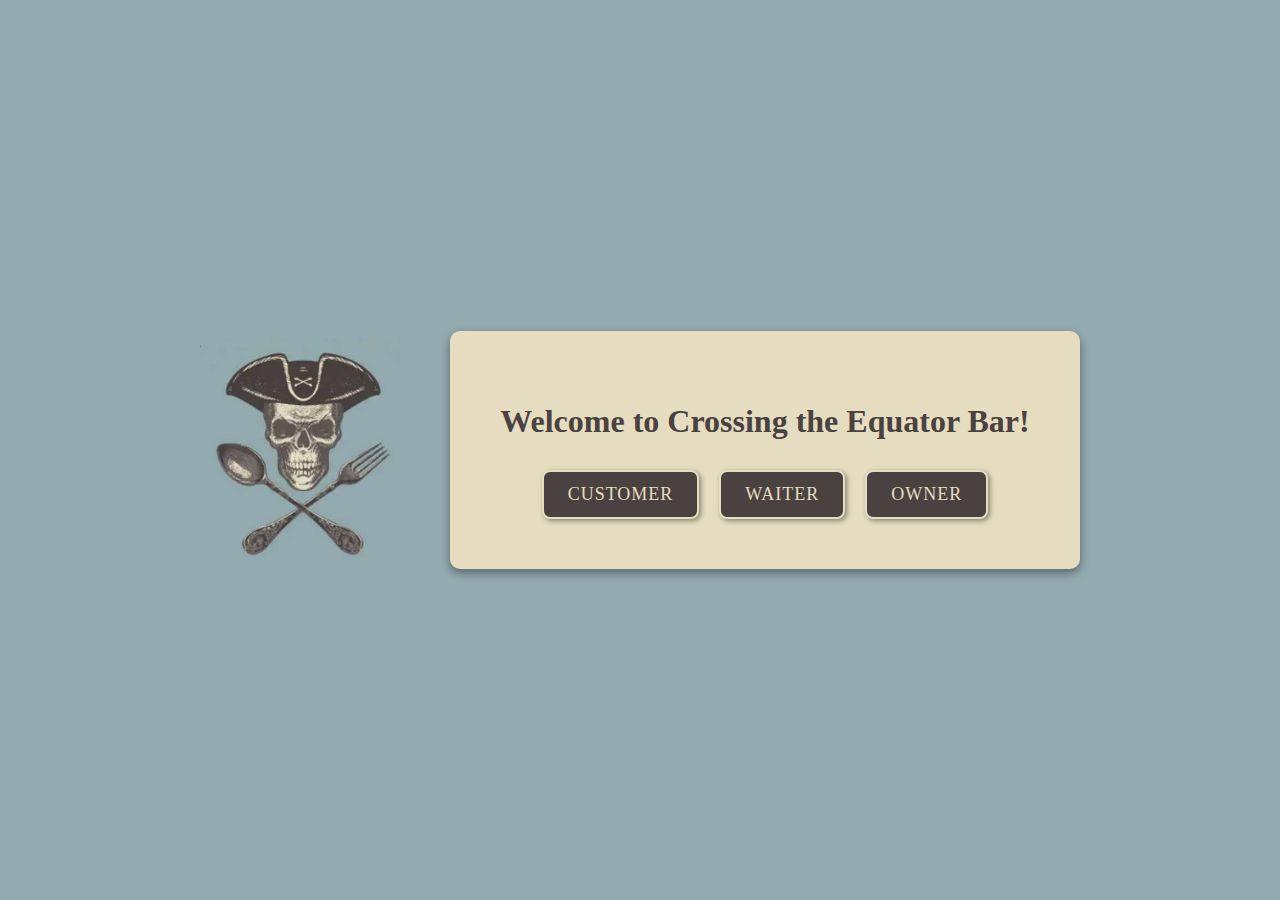
<file: index.html>
<!DOCTYPE html>
<html lang="en">
<head>
    <meta charset="UTF-8">
    <title>Crossing the Equator Bar</title>
    <link rel="stylesheet" href="css/index.css">
</head>
<body>
    <div class="header-image">
        <img src="PirateLogo.png" alt="Pirate Logo">
    </div>

    <div class="container">
        <h1>Welcome to Crossing the Equator Bar!</h1>
        <div class="navigation-buttons">
            <button id="customerBtn">Customer</button>
            <button id="waiterBtn">Waiter</button>
            <button id="ownerBtn">Owner</button>
        </div>
    </div>

    <script src="https://code.jquery.com/jquery-3.6.0.min.js"></script>
    <script src="js/controllers/indexController.js"></script>
    <script src="js/views/indexView.js"></script>

    <div id="ownerLoginModal" class="modal">
        <div class="modal-content">
            <span class="close">&times;</span>
            <h3>Owner Login</h3>
            <div class="login-form">
                <input type="text" id="ownerUsername" placeholder="Username">
                <input type="password" id="ownerPassword" placeholder="Password">
                <div id="ownerLoginError" style="color: red; display: none;">Invalid username or password</div>
                <button id="ownerLoginBtn">Login</button>
            </div>
        </div>
    </div>

    <div id="waiterLoginModal" class="modal">
        <div class="modal-content">
            <span class="close">&times;</span>
            <h3>Waiter Login</h3>
            <div class="login-form">
                <input type="text" id="waiterUsername" placeholder="Username">
                <input type="password" id="waiterPassword" placeholder="Password">
                <div id="waiterLoginError" style="color: red; display: none;">Invalid username or password</div>
                <button id="waiterLoginBtn">Login</button>
            </div>
        </div>
    </div>

</body>
</html>
</file>
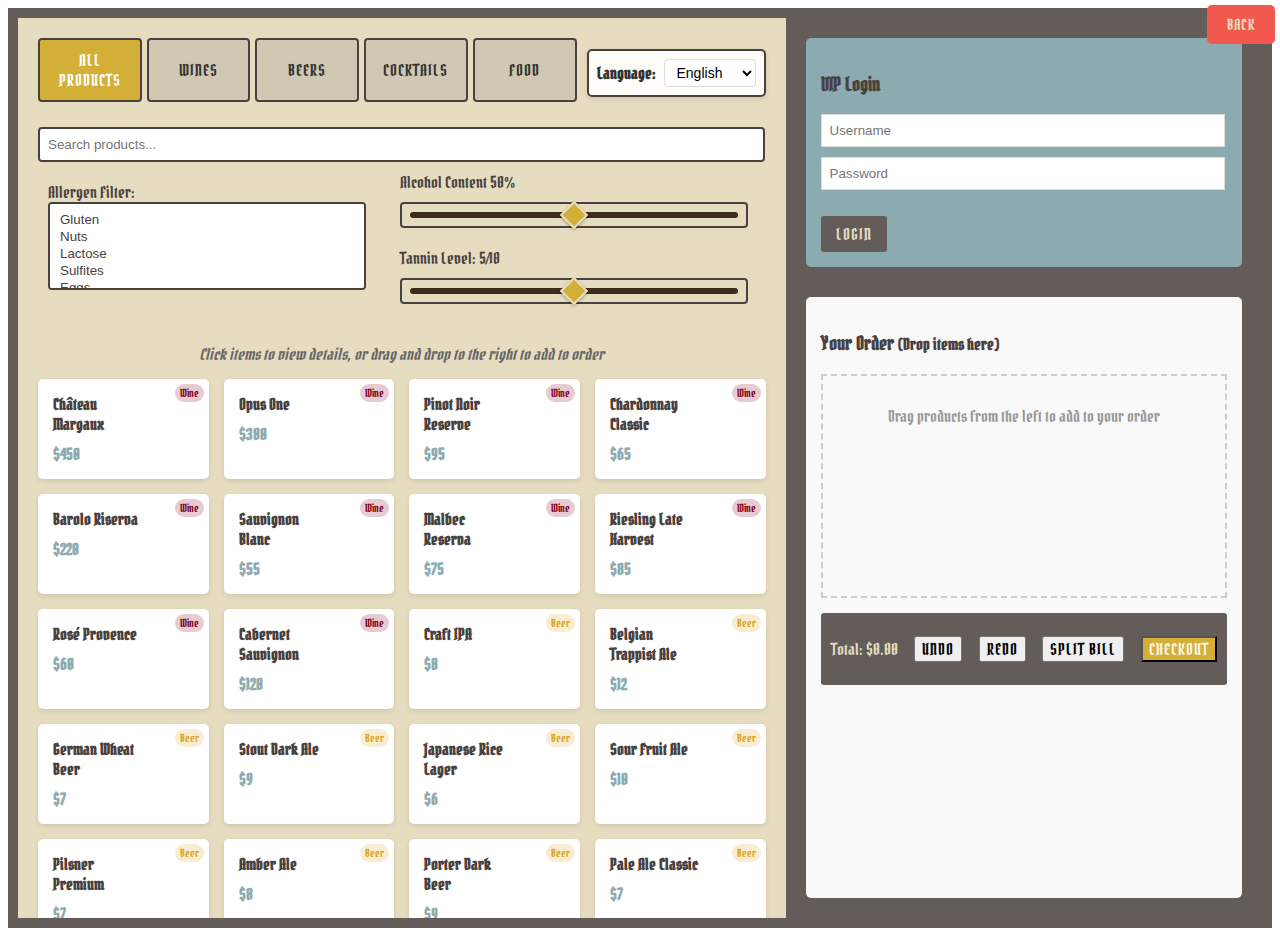
<file: customer.html>
<!DOCTYPE html>
<html lang="en">
<head>
    <meta charset="UTF-8">
    <meta name="viewport" content="width=device-width, initial-scale=1.0">
    <title>Crossing to Equator Bar - Customer</title>
    <link rel="stylesheet" href="css/customer.css">
</head>
<body>
    <div class="container">
        <!-- Left menu area -->
        <div class="menu-section">
            <div class="top-controls">
                <div class="category-buttons">
                    <button id="allBtn" class="active">All Products</button>
                    <button id="winesBtn">Wines</button>
                    <button id="beersBtn">Beers</button>
                    <button id="cocktailsBtn">Cocktails</button>
                    <button id="foodBtn">Food</button>
                </div>
                
                <!-- Translate function -->
                <div class="language-selector">
                    <label for="language-select">Language:</label>
                    <select id="language-select">
                        <option value="en">English</option>
                        <option value="zh">中文</option>
                        <option value="sv">Svenska</option>
                    </select>
                </div>
            </div>

            <div class="search-filter">
                <input type="text" id="productSearch" placeholder="Search products...">
                <div class="filters-container">
                    <div class="allergen-filter">
                        <label>Allergen Filter:</label>
                        <select id="allergenSelect" multiple>
                            <option value="gluten">Gluten</option>
                            <option value="nuts">Nuts</option>
                            <option value="lactose">Lactose</option>
                            <option value="sulfites">Sulfites</option>
                            <option value="eggs">Eggs</option>
                            <option value="fish">Fish</option>
                            <option value="milk">Milk</option>
                            <option value="coconut">Coconut</option>
                        </select>
                    </div>
                    
                    <div class="right-filters">
                        <div class="alcohol-filter">
                            <label>Alcohol Content: <span id="alcoholValue">50%</span></label>
                            <input type="range" id="alcoholRange" min="0" max="100" value="50">
                        </div>
                        <div class="tannin-filter" id="tanninFilterContainer">
                            <label>Tannin Level: <span id="tanninValue">5</span>/10</label>
                            <input type="range" id="tanninRange" min="0" max="10" value="5">
                        </div>
                    </div>
                </div>
            </div>

            <p class="drag-instruction">Click items to view details, or drag and drop to the right to add to order</p>

            <div id="productList" class="product-list">
                <!-- Dynamically loaded product list -->
                <div class="loading">Loading products...</div>
            </div>
        </div>

        <!-- Right area -->
        <div class="right-section">
            <!-- VIP login system -->
            <div class="vip-login">
                <h3 id="vipLoginTitle">VIP Login</h3>
                <input type="text" id="username" placeholder="Username">
                <input type="password" id="password" placeholder="Password">
                <div id="loginStatus"></div>
                <button id="loginBtn">Login</button>
                <button id="SpecialDBtn" style="display: none;">Special Drinks</button>
            </div>

            <!-- Order area -->
            <div class="order-section">
                <h3>Your Order <small>(Drop items here)</small></h3>
                <div id="orderList" class="order-list">
                    <!-- Dynamically loaded orders -->
                    <p class="empty-order-message">Drag products from the left to add to your order</p>
                </div>
                <div class="order-summary">
                    <p>Total: $<span id="totalPrice">0.00</span></p>
                    <button id="undoBtn">Undo</button>
                    <button id="redoBtn">Redo</button>
                    <button id="billSplitBtn">Split Bill</button>
                    <button id="checkoutBtn">Checkout</button>
                </div>
            </div>
        </div>
    </div>

    <!-- Product details modal -->
    <div id="productDetailModal" class="modal">
        <div class="modal-content">
            <span class="close">&times;</span>
            <div id="productDetails"></div>
        </div>
    </div>

    <!-- Bill splitting modal -->
    <div id="billSplitModal" class="modal">
        <div class="modal-content">
            <span class="close">&times;</span>
            <h3>Bill Splitting</h3>
            <input type="number" id="participantCount" placeholder="Number of participants" min="1">
            <button id="startSplitBtn">Start Split</button>
            <div id="splitParticipants"></div>
            <!-- Add the confirm button -->
            <div id="confirmSplitSection" style="display: none; margin-top: 15px;">
                <button id="confirmSplitBtn" class="btn">Confirm Split</button>
            </div>
        </div>
    </div>
    <button id="backBtn" class="back-button">Back</button>
    
    <!-- Include necessary JS files -->
    <script src="https://code.jquery.com/jquery-3.6.0.min.js"></script>
    <script src="js/i18n.js"></script>
    <script src="js/models/product.js"></script>
    <script src="js/models/user.js"></script>
    <script src="js/views/customerView.js"></script>
    <script src="js/controllers/customerController.js"></script>
    
    <script>
        $(document).ready(function() {
            window.i18n.initLanguageSelector();
        });
    </script>
</body>
</html>
</file>
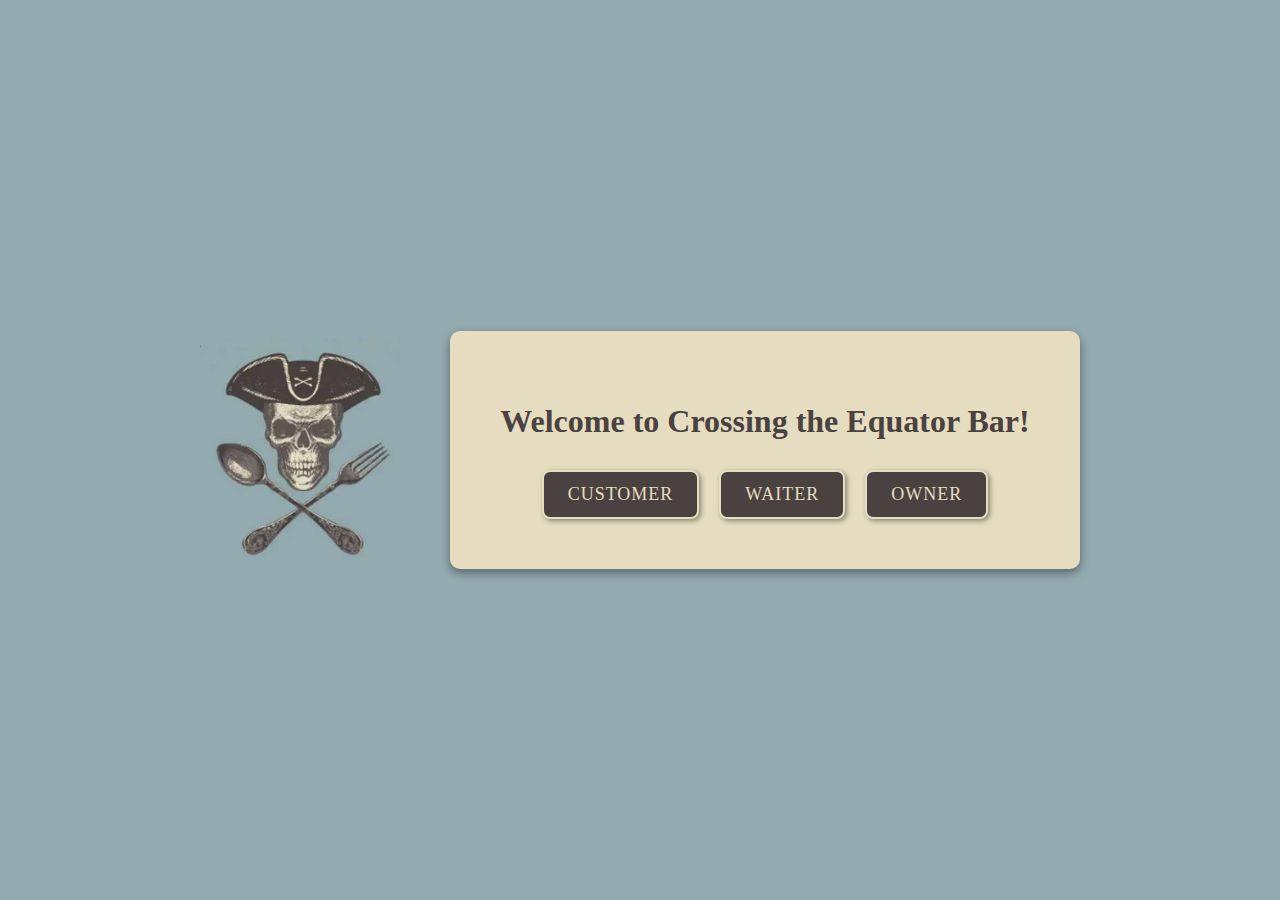
<file: waiter.html>
<!DOCTYPE html>
<html lang="en">
<head>
    <meta charset="UTF-8">
    <title>Crossing to Equator Bar - Waiter</title>
    <link rel="stylesheet" href="css/waiter.css">
</head>
<body>
    <div class="container">
        <div class="waiter-header">
            <h1>Waiter Dashboard</h1>
            <div class="waiter-info">
                <span id="waiterNameDisplay"></span>
                <button id="logoutBtn" class="logout-btn">Logout</button>
            </div>
        </div>
        <div class="inventory-section">
            <h2>Product Inventory</h2>
            <table id="inventoryTable">
                <thead>
                    <tr>
                        <th>Product</th>
                        <th>Category</th>
                        <th>Stock</th>
                        <th>Actions</th>
                    </tr>
                </thead>
                <tbody id="inventoryList">
                    <!-- Dynamically loading inventory -->
                </tbody>
            </table>
        </div>

        <div class="order-management">
            <h2>Order Management</h2>
            <div class="table-selector">
                <label>Select Table:</label>
                <select id="tableSelect">
                    <option>Table 1</option>
                    <option>Table 2</option>
                    <option>Table 3</option>
                    <option>Table 4</option>
                    <option>Table 5</option>
                </select>
            </div>

            <div id="tableOrderDetails">
                <!-- Specific table order details -->
            </div>
        </div>

        <div class="price-adjustment">
            <h2>Price Adjustment</h2>
            <div class="adjustment-form">
                <select id="productSelect">
                    <!-- Dynamically load products -->
                </select>
                <input type="number" id="newPrice" placeholder="New Price">
                <select id="adjustmentReason">
                    <option>Compensation</option>
                    <option>Special Offer</option>
                    <option>Management Decision</option>
                </select>
                <textarea id="adjustmentComment" placeholder="Reason for adjustment"></textarea>
                <button id="adjustPriceBtn">Adjust Price</button>
            </div>
        </div>

        <div class="notification-center">
            <h2>Notifications</h2>
            <div id="notificationList">
                <!-- Notification List -->
            </div>
        </div>
    </div>

    <!-- Modal for Detailed Product Actions -->
    <div id="productActionModal" class="modal">
        <div class="modal-content">
            <span class="close">&times;</span>
            <h3 id="modalProductName"></h3>
            <div id="modalProductActions">
                <!-- Dynamically load product operations -->
            </div>
        </div>
    </div>
    
    <script src="https://code.jquery.com/jquery-3.6.0.min.js"></script>
    <script src="js/models/product.js"></script>
    <script src="js/models/inventoryManager.js"></script>
    <script src="js/controllers/waiterController.js"></script>
    <script src="js/views/waiterView.js"></script>
</body>
</html>
</file>
<file: css/index.css>
body {
    font-family: 'Pirata One', cursive;
    display: flex;
    justify-content: center;
    align-items: center;
    height: 100vh;
    margin: 0;
    background-color: #93aab0; 
    color: #4a4241; 
}

.container {
    text-align: center;
    background-color: #e6ddc0; 
    padding: 50px;
    border-radius: 10px;
    box-shadow: 0 4px 10px rgba(0, 0, 0, 0.4);
}

button,
input[type="button"],
input[type="submit"],
input[type="reset"],
.btn,


.category-buttons button {
    font-family: 'Pirata One', cursive !important;
    letter-spacing: 1px;
    font-size: 18px;
    text-transform: uppercase;
    background-color: #4a4241;
    color: #e6ddc0; 
    border: 2px solid #e6ddc0; 
    padding: 12px 24px;
    cursor: pointer;
    border-radius: 8px;
    transition: all 0.3s ease-in-out;
    box-shadow: 2px 2px 5px rgba(0, 0, 0, 0.4);
}

button:hover,
input[type="button"]:hover,
input[type="submit"]:hover,
input[type="reset"]:hover {
    background-color: #d4af37; 
    color: #3d2b1f;
    border: 2px solid #d4af37;
}


.remove-item,
.language-selector select {
    font-size: 16px !important;
    padding: 8px 16px;
}


.navigation-buttons {
    display: flex;
    justify-content: center;
    gap: 20px;
    margin-top: 30px;
}


.modal {
    display: none;
    position: fixed;
    z-index: 1000;
    left: 0;
    top: 0;
    width: 100%;
    height: 100%;
    background-color: rgba(0,0,0,0.5);
}

.modal-content {
    background-color: #3d2b1f;
    margin: 10% auto;
    padding: 20px;
    width: 400px;
    border-radius: 8px;
    box-shadow: 0 4px 6px rgba(0, 0, 0, 0.3);
    color: #e6ddc0;
}


.login-form input {
    width: 93%;
    padding: 12px;
    margin: 10px 0;
    border: 2px solid #d4af37;
    border-radius: 5px;
    background-color: #e6ddc0;
    color: #3d2b1f;
    font-size: 16px;
    text-align: center;
}


.close {
    float: right;
    font-size: 24px;
    font-weight: bold;
    cursor: pointer;
    color: #d4af37;
}

.close:hover {
    color: #e6ddc0;
}

.header-image img {
    width: 200px; 
    height: auto;
    margin-right: 50px; 
}
</file>
<file: css/customer.css>
@import url('https://fonts.googleapis.com/css2?family=Pirata+One&display=swap');

.container {
    display: flex;
    height: 100vh;
    font-family: 'Pirata One', cursive;
    background-color: #e6ddc0;
    color: #494140;
    border: 10px solid #645c59;
    box-shadow: inset 0 0 30px rgba(0, 0, 0, 0.8); 
}


.menu-section {
    flex: 1;
    padding: 20px;
    background-color: #e6ddc0;
    border-right: 0px solid #645c59;
    overflow-y: auto;
}

.right-section {
    flex: 0.6;
    display: flex;
    flex-direction: column;
    padding: 20px;
    background-color: #645c59;
}

.vip-login {
    margin-bottom: 30px;
    padding: 15px;
    background-color: #8cabb0;
    border-radius: 5px;
}

.vip-login input {
    display: block;
    width: 95%;
    margin: 10px 0;
    padding: 8px;
    border: 1px solid #ddd;
    color: #e6ddc0
}

.vip-login button {
    padding: 8px 15px;
    background-color: #645c59;
    border: none;
    cursor: pointer;
    border-radius: 3px;
    color: #e6ddc0
}

#loginStatus {
    margin-top: 10px;
    color: #494140;
    font-weight: bold;
    font-size: 21px; 
    line-height: 1.8;
    padding: 8px;
}

.order-section {
    flex: 1;
    background-color: #f9f9f9;
    padding: 15px;
    border-radius: 5px;
}

.order-list {
    min-height: 200px;
    max-height: 400px;
    overflow-y: auto;
    border: 2px dashed #ccc;
    padding: 10px;
    margin-bottom: 15px;
}

.order-list.drag-over {
    background-color: #e0f7fa;
    border-color: #8cabb0;
}

.empty-order-message {
    color: #999;
    text-align: center;
    margin: 20px 0;
}

.order-item {
    display: flex;
    justify-content: space-between;
    align-items: center;
    padding: 8px;
    margin-bottom: 5px;
    background-color: white;
    border-radius: 3px;
    box-shadow: 0 1px 3px rgba(0,0,0,0.1);
}

.order-item .item-name {
    flex: 1;
}

.order-item .item-quantity {
    background-color: #e8f5e9;
    color: #8cabb0;
    font-weight: bold;
    padding: 2px 6px;
    border-radius: 10px;
    margin: 0 8px;
}

.order-item .item-price {
    margin-right: 8px;
    font-weight: bold;
}

.order-item .remove-item {
    background-color: #f44336;
    color: white;
    border: none;
    border-radius: 50%;
    width: 20px;
    height: 20px;
    line-height: 20px;
    text-align: center;
    cursor: pointer;
}

.order-summary {
    background-color: #494140;
    color: #e6ddc0; 
    display: flex;
    justify-content: space-between;
    align-items: center;
    padding: 10px;
    background-color: #645c59;
    border-radius: 3px;
}

#checkoutBtn {
    background-color: #d4af37;
    color: #f9f5e7;
}


.top-controls {
    display: flex;
    justify-content: space-between;
    align-items: center;
    margin-bottom: 20px;
    flex-wrap: wrap;
}

.category-buttons {
    flex: 1;
    display: flex;
    flex-wrap: wrap;
    margin-right: 10px;
}

.category-buttons button {
    flex: 1;
    min-width: 100px; 
    padding: 10px;
    margin-right: 5px;
    margin-bottom: 5px; 
    background-color: #d0c8b2;
    color: #333;
    border: 2px solid #494140;
    border-radius: 4px;
    cursor: pointer;
    transition: all 0.2s;
}

.category-buttons button:last-child {
    margin-right: 0;
}

.category-buttons button.active {
    background-color: #d4af37;
    color: white;
    border-color: #494140;
}

.category-buttons button:hover {
    background-color: #e0e0e0;
}

.category-buttons button.active:hover {
    background-color: #d4af37;
}

.search-filter {
    margin-bottom: 20px;
}

.search-filter input, .search-filter select {
    width: 97.2%;
    padding: 8px;
    color:#494140;
    margin-bottom: 10px;
    border: 2px solid #494140;
    border-radius: 4px;
}


.filters-container {
    display: flex;
    justify-content: space-between; 
    gap: 15px; 
}

.allergen-filter {
    color: #494140;
    padding: 10px;
    width: 45%;
}

.right-filters {
    display: flex;
    flex-direction: column; 
    width: 45%; 
    margin-right: 38px;
}

.alcohol-filter, .tannin-filter {
    margin-bottom: 10px; 
}

input[type="range"] {
    -webkit-appearance: none;
    appearance: none;
    background: transparent;
    width: 100%;
    margin: 10px 0;
}


input[type="range"]::-webkit-slider-runnable-track {
    background: #3d2b1f;
    height: 6px;
    border-radius: 3px;
    border: 0 !important;
    outline: 0 !important;
    box-shadow: none !important;
}

input[type="range"]::-moz-range-track {
    background: #e6ddc0;
    height: 6px;
    border-radius: 3px;
    border: 0 !important;
    outline: 0 !important;
    box-shadow: none !important;
}


input[type="range"]::-webkit-slider-thumb {
    -webkit-appearance: none;
    width: 20px;
    height: 20px;
    background: #d4af37;
    border: 2px solid #e6ddc0;
    border-radius: 0;
    transform: rotate(45deg);
    margin-top: -7px;
    cursor: pointer;
    box-shadow: 1px 1px 3px rgba(0,0,0,0.3);
}

input[type="range"]::-moz-range-thumb {
    width: 20px;
    height: 20px;
    background: #d4af37;
    border: 2px solid #3d2b1f;
    border-radius: 0;
    transform: rotate(45deg);
    cursor: pointer;
    box-shadow: 1px 1px 3px rgba(0,0,0,0.3);
}



.drag-instruction {
    margin: 15px 0;
    color: #666;
    font-style: italic;
    text-align: center;
}

.product-list {
    display: grid;
    grid-template-columns: repeat(auto-fill, minmax(150px, 1fr));
    gap: 15px;
}

.product-category {
    position: absolute;
    top: 5px;
    right: 5px;
    font-size: 0.7em;
    padding: 2px 5px;
    border-radius: 10px;
    background-color: rgba(0, 0, 0, 0.1);
}

.product-item {
    position: relative;
    padding: 15px;
    background-color: white;
    border-radius: 5px;
    box-shadow: 0 2px 5px rgba(0,0,0,0.1);
    cursor: pointer;
    transition: transform 0.2s, box-shadow 0.2s;
}

.product-item:hover {
    transform: translateY(-5px);
    box-shadow: 0 5px 15px rgba(0,0,0,0.1);
}

.product-item h4 {
    margin: 0 0 10px 0;
    padding-right: 50px; 
}

.product-item p {
    margin: 0;
    color: #8cabb0;
    font-weight: bold;
}

/* Add color identification for different product categories */
.product-item[data-category="wines"] .product-category {
    background-color: rgba(128, 0, 32, 0.2);
    color: #800020;
}

.product-item[data-category="beers"] .product-category {
    background-color: rgba(218, 165, 32, 0.2);
    color: #daa520;
}

.product-item[data-category="cocktails"] .product-category {
    background-color: rgba(0, 128, 128, 0.2);
    color: #008080;
}

.product-item[data-category="foods"] .product-category {
    background-color: rgba(46, 139, 87, 0.2);
    color: #2e8b57;
}


.loading {
    grid-column: 1 / -1;
    text-align: center;
    padding: 20px;
    color: #666;
}

.product-count {
    grid-column: 1 / -1;
    text-align: center;
    margin-top: 20px;
    color: #666;
    font-style: italic;
}

/* Modal styles */
.modal {
    display: none;
    position: fixed;
    z-index: 1000;
    left: 0;
    top: 0;
    width: 100%;
    height: 100%;
    background-color: rgba(0,0,0,0.5);
}

.modal-content {
    position: relative;
    background-color: white;
    margin: 10% auto;
    padding: 20px;
    width: 60%;
    border-radius: 5px;
    box-shadow: 0 5px 15px rgba(0,0,0,0.3);
}

.close {
    position: absolute;
    top: 10px;
    right: 15px;
    font-size: 24px;
    cursor: pointer;
}

/* Bill splitting modal styles */
#participantCount {
    width: 100%;
    padding: 8px;
    margin: 10px 0;
    border: 1px solid #ddd;
}

#startSplitBtn {
    padding: 8px 15px;
    background-color: #8cabb0;
    color: white;
    border: none;
    cursor: pointer;
    margin-bottom: 15px;
}

#splitParticipants input {
    width: 100%;
    padding: 8px;
    margin: 5px 0 15px 0;
    border: 1px solid #ddd;
}

.btn {
    padding: 8px 15px;
    background-color: #8cabb0;
    color: white;
    border: none;
    border-radius: 3px;
    cursor: pointer;
    margin-top: 10px;
}

.btn:hover {
    background-color: #8cabb0;
}

/* Drag and drop effects */
[draggable=true] {
    cursor: move;
}

/* Bill Split button */
#confirmSplitSection {
    margin-top: 20px;
    text-align: center;
}

#confirmSplitBtn {
    padding: 10px 20px;
    background-color: #8cabb0;
    color: white;
    border: none;
    border-radius: 5px;
    cursor: pointer;
    font-weight: bold;
    transition: background-color 0.3s;
}

#confirmSplitBtn:hover {
    background-color: #8cabb0;
}

/* Language selector */
.language-selector {
    background-color: rgba(255, 255, 255, 0.9);
    padding: 8px;
    border-radius: 5px;
    border: 2px solid #494140;
    box-shadow: 0 2px 5px rgba(0, 0, 0, 0.1);
    display: flex;
    align-items: center;
}

.language-selector label {
    margin-right: 8px;
    font-weight: bold;
    color: #333;
}

.language-selector select {
    padding: 4px 8px;
    border: 1px solid #ddd;
    border-radius: 4px;
    background-color: white;
    font-size: 14px;
    cursor: pointer;
}

.language-selector select:focus {
    outline: none;
    border-color: #8cabb0;
    box-shadow: 0 0 3px rgba(76, 175, 80, 0.5);
}

/* Responsive design */
@media (max-width: 768px) {
    .container {
        flex-direction: column;
    }
    
    .menu-section, .right-section {
        flex: 1;
        width: 100%;
    }
    
    .top-controls {
        flex-direction: column;
        align-items: stretch;
    }
    
    .category-buttons {
        margin-right: 0;
        margin-bottom: 10px;
    }
    
    .language-selector {
        align-self: flex-start;
    }
    
    .modal-content {
        width: 90%;
    }
}

/* back button */
.back-button {
    position: fixed;
    top: 5px;
    right: 5px;
    padding: 10px 20px;
    background-color: #f2584d;
    color: #e6ddc0;
    border: none;
    border-radius: 5px;
    cursor: pointer;
    font-size: 15px;

    transition: background-color 0.3s;
}

.back-button:hover {
    background-color: #daa520;
}

/* 统一所有按钮字体 */
button,
input[type="button"],
input[type="submit"],
input[type="reset"],
.btn,
#confirmSplitBtn,
.vip-login button,
.category-buttons button {
    font-family: 'Pirata One', cursive !important;
    letter-spacing: 1px;
    font-size: 16px; 
    text-transform: uppercase; 
}


.remove-item,
.language-selector select {
    font-size: 14px !important;
}
</file>
<file: css/waiter.css>
body {
    font-family: Arial, sans-serif;
    background-color: #f4f4f4;
    margin: 0;
    padding: 20px;
}

.container {
    display: grid;
    grid-template-columns: 1fr 1fr;
    gap: 20px;
}

.inventory-section, 
.order-management, 
.price-adjustment, 
.notification-center {
    background-color: white;
    border-radius: 8px;
    padding: 20px;
    box-shadow: 0 4px 6px rgba(0,0,0,0.1);
}

table {
    width: 100%;
    border-collapse: collapse;
}

table th, table td {
    border: 1px solid #ddd;
    padding: 10px;
    text-align: left;
}

.low-stock {
    background-color: #fff3cd;
}

.critical-stock {
    background-color: #f8d7da;
}

.modal {
    display: none;
    position: fixed;
    z-index: 1000;
    left: 0;
    top: 0;
    width: 100%;
    height: 100%;
    background-color: rgba(0,0,0,0.5);
}

.modal-content {
    background-color: white;
    margin: 10% auto;
    padding: 20px;
    width: 50%;
    border-radius: 8px;
}

.notification {
    margin-bottom: 10px;
    padding: 10px;
    border-radius: 5px;
}

.notification-warning {
    background-color: #fff3cd;
    color: #856404;
}

.notification-critical {
    background-color: #f8d7da;
    color: #721c24;
}


/* logout button */
.waiter-header {
    display: flex;
    justify-content: space-between;
    align-items: center;
    margin-bottom: 20px;
    padding-bottom: 10px;
    border-bottom: 1px solid #ddd;
}

.waiter-info {
    display: flex;
    align-items: center;
}

#waiterNameDisplay {
    margin-right: 15px;
    font-weight: bold;
    color: #007bff;
}

.logout-btn {
    padding: 8px 15px;
    background-color: #f44336;
    color: white;
    border: none;
    border-radius: 5px;
    cursor: pointer;
    font-weight: bold;
    transition: all 0.3s;
}

.logout-btn:hover {
    background-color: #d32f2f;
    transform: scale(1.05);
}
</file>
